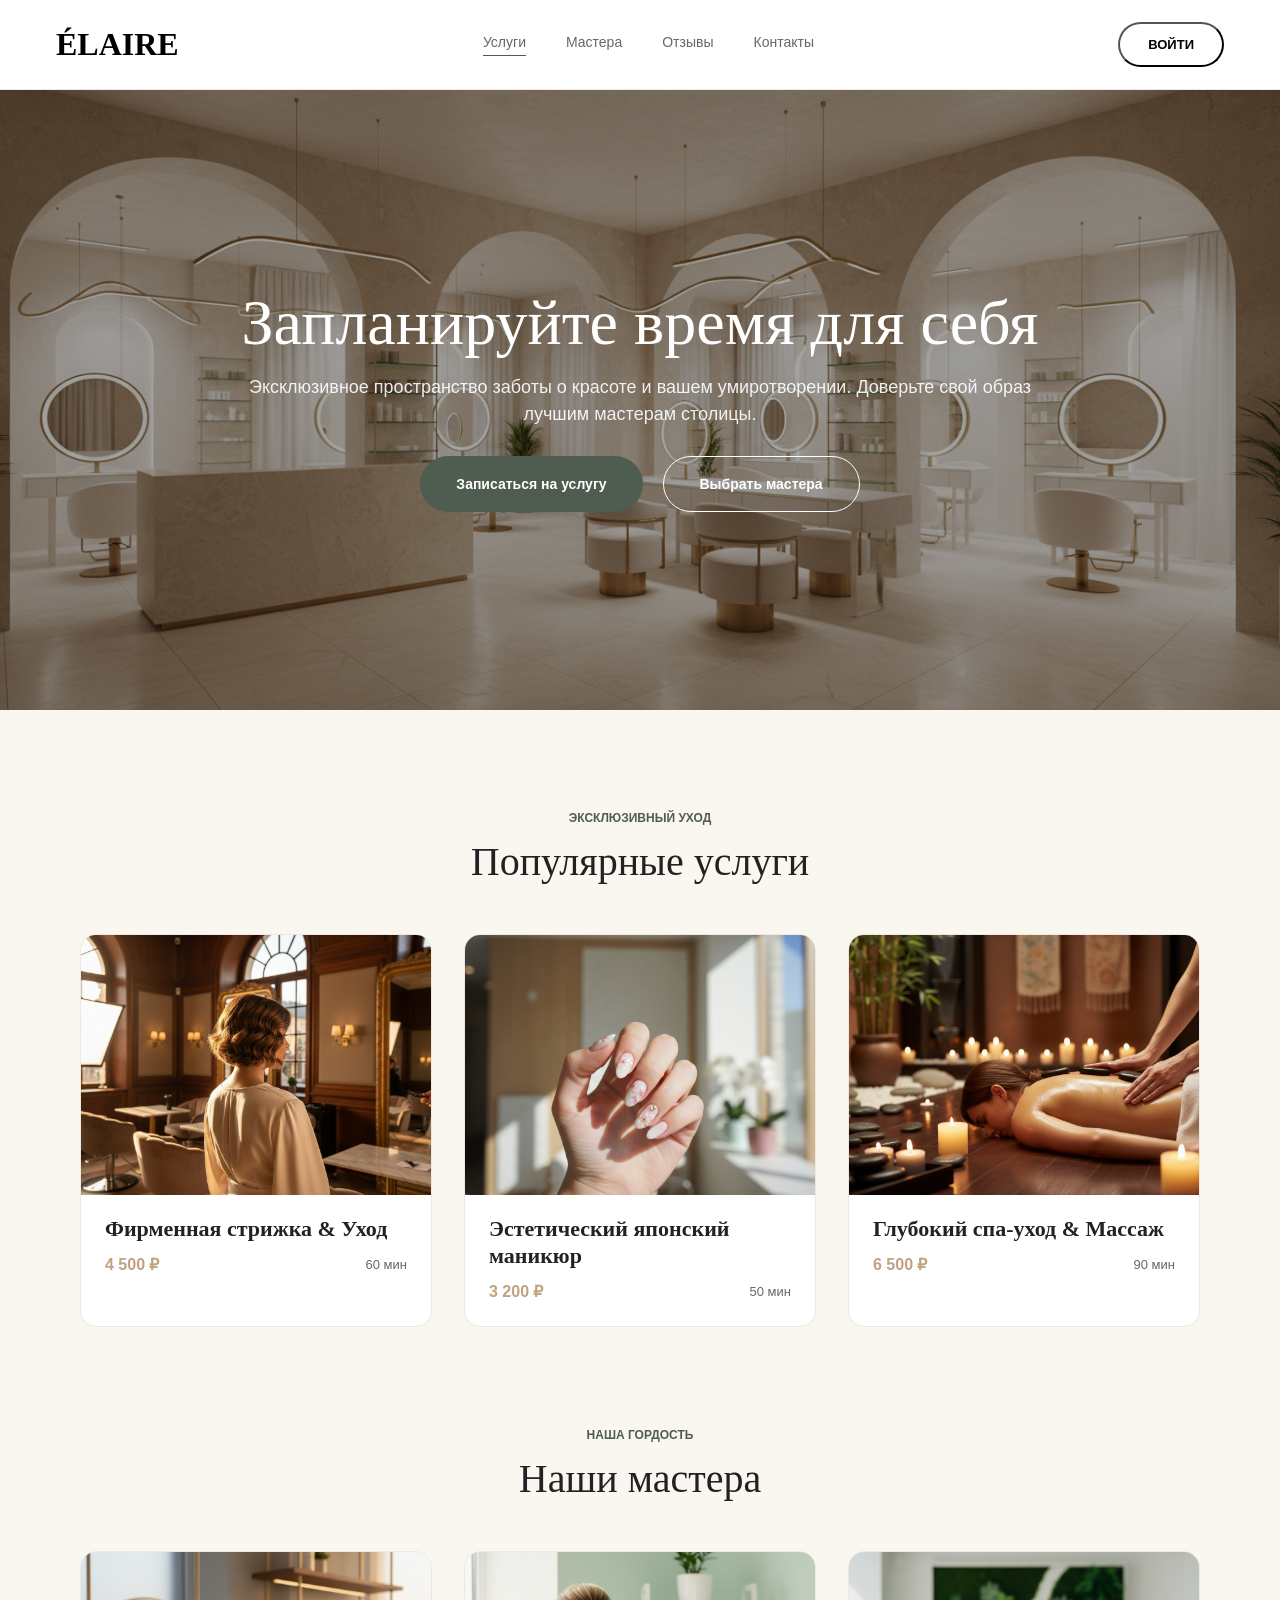
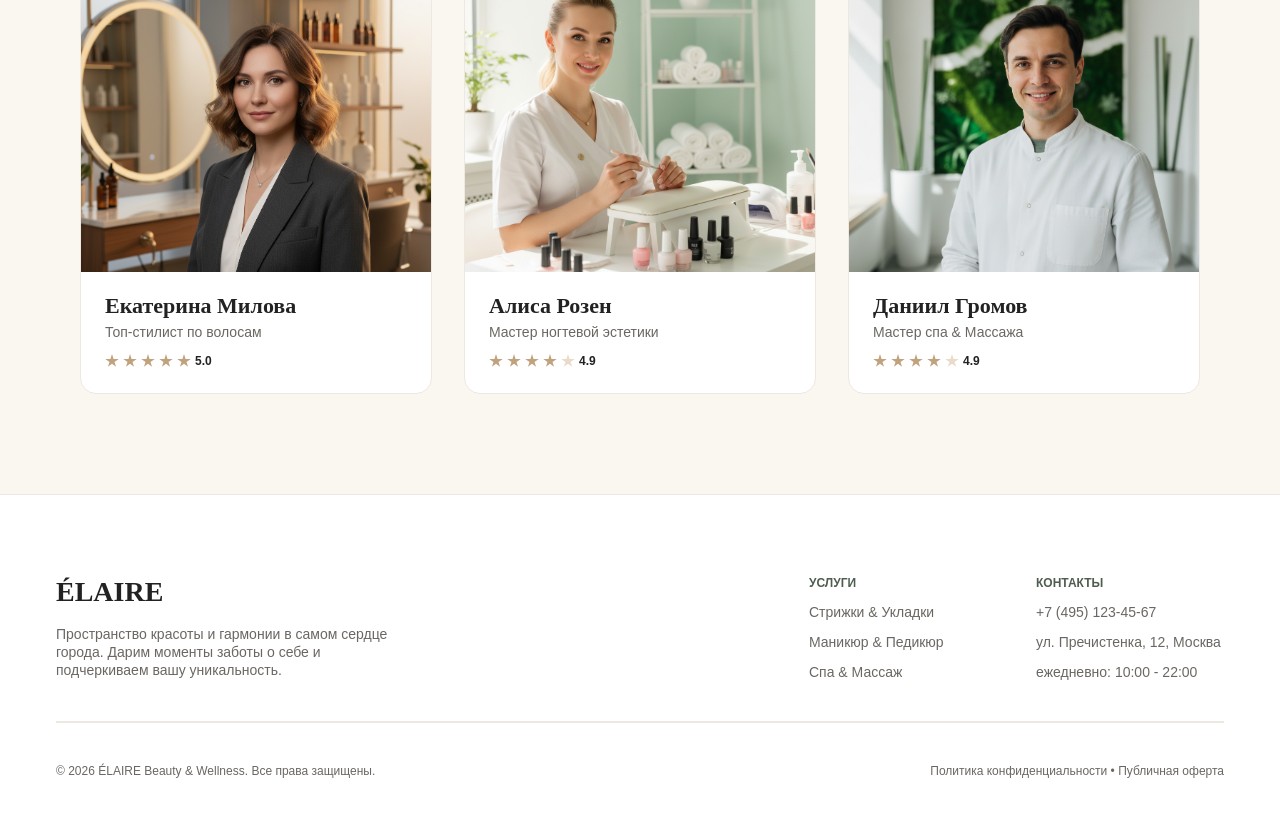
<file: frontend-1-complete/index.html>
<!DOCTYPE html>
<html lang="ru">
  <head>
    <meta charset="UTF-8" />
    <link rel="icon" type="image/svg+xml" href="/favicon.svg" />
    <meta name="viewport" content="width=device-width, initial-scale=1.0" />
    <title>ÉLAIRE — Салон услуг</title>
    <link rel="stylesheet" href="home.css" />
  </head>
  <body>
    <div class="page">
      <!-- header -->
      <header class="header">
        <div class="logo">
          <span class="logo-text">ÉLAIRE</span>
        </div>
        <nav class="nav-links">
          <div class="nav-item active"><a href="#">Услуги</a></div>
          <div class="nav-item"><a href="#">Мастера</a></div>
          <div class="nav-item"><a href="#">Отзывы</a></div>
          <div class="nav-item"><a href="#">Контакты</a></div>
        </nav>
        <button class="login-button"><span>Войти</span></button>
      </header>

      <!-- hero -->
      <section class="hero">
        <div class="hero-text-container">
          <h1 class="hero-title">Запланируйте время для себя</h1>
          <p class="hero-desc">
            Эксклюзивное пространство заботы о красоте и вашем умиротворении.
            Доверьте свой образ лучшим мастерам столицы.
          </p>
        </div>
        <div class="hero-ctas">
          <button
            class="cta-service"
            onclick="window.location.href='services.html'"
          >
            Записаться на услугу
          </button>
          <button class="cta-master">Выбрать мастера</button>
        </div>
      </section>

      <!-- popular services -->
      <section class="popular-services">
        <div class="section-header">
          <span class="section-tag">Эксклюзивный уход</span>
          <h2 class="section-title">Популярные услуги</h2>
        </div>
        <div class="services-grid">
          <article class="service-card">
            <div
              class="service-card-image"
              style="background-image: url('images/service-haircut.png')"
            ></div>
            <div class="service-card-body">
              <h3 class="service-card-title">Фирменная стрижка &amp; Уход</h3>
              <div class="service-card-meta">
                <span class="price">4 500 ₽</span>
                <span class="duration">60 мин</span>
              </div>
            </div>
          </article>
          <article class="service-card">
            <div
              class="service-card-image"
              style="background-image: url('images/service-manicure.png')"
            ></div>
            <div class="service-card-body">
              <h3 class="service-card-title">Эстетический японский маникюр</h3>
              <div class="service-card-meta">
                <span class="price">3 200 ₽</span>
                <span class="duration">50 мин</span>
              </div>
            </div>
          </article>
          <article class="service-card">
            <div
              class="service-card-image"
              style="background-image: url('images/service-spa.png')"
            ></div>
            <div class="service-card-body">
              <h3 class="service-card-title">Глубокий спа-уход &amp; Массаж</h3>
              <div class="service-card-meta">
                <span class="price">6 500 ₽</span>
                <span class="duration">90 мин</span>
              </div>
            </div>
          </article>
        </div>
      </section>

      <!-- our masters -->
      <section class="our-masters">
        <div class="section-header">
          <span class="section-tag">Наша гордость</span>
          <h2 class="section-title">Наши мастера</h2>
        </div>
        <div class="masters-grid">
          <article class="master-card">
            <div
              class="master-card-image"
              style="background-image: url('images/master-ekaterina.png')"
            ></div>
            <div class="master-card-body">
              <div class="master-info">
                <h3 class="master-name">Екатерина Милова</h3>
                <span class="master-role">Топ-стилист по волосам</span>
              </div>
              <div class="stars">
                <span class="star"></span>
                <span class="star"></span>
                <span class="star"></span>
                <span class="star"></span>
                <span class="star"></span>
                <span class="rating">5.0</span>
              </div>
            </div>
          </article>
          <article class="master-card">
            <div
              class="master-card-image"
              style="background-image: url('images/master-alisa.png')"
            ></div>
            <div class="master-card-body">
              <div class="master-info">
                <h3 class="master-name">Алиса Розен</h3>
                <span class="master-role">Мастер ногтевой эстетики</span>
              </div>
              <div class="stars">
                <span class="star"></span>
                <span class="star"></span>
                <span class="star"></span>
                <span class="star"></span>
                <span class="star star-empty"></span>
                <span class="rating">4.9</span>
              </div>
            </div>
          </article>
          <article class="master-card">
            <div
              class="master-card-image"
              style="background-image: url('images/master-daniil.png')"
            ></div>
            <div class="master-card-body">
              <div class="master-info">
                <h3 class="master-name">Даниил Громов</h3>
                <span class="master-role">Мастер спа &amp; Массажа</span>
              </div>
              <div class="stars">
                <span class="star"></span>
                <span class="star"></span>
                <span class="star"></span>
                <span class="star"></span>
                <span class="star star-empty"></span>
                <span class="rating">4.9</span>
              </div>
            </div>
          </article>
        </div>
      </section>

      <!-- footer -->
      <footer class="footer">
        <div class="footer-top">
          <div class="footer-brand">
            <span class="brand-name">ÉLAIRE</span>
            <span class="brand-desc"
              >Пространство красоты и гармонии в самом сердце города. Дарим
              моменты заботы о себе и подчеркиваем вашу уникальность.</span
            >
          </div>
          <div class="footer-links-row">
            <div class="links-col" style="width: 147px">
              <span class="col-title">Услуги</span>
              <a href="#">Стрижки &amp; Укладки</a>
              <a href="#">Маникюр &amp; Педикюр</a>
              <a href="#">Спа &amp; Массаж</a>
            </div>
            <div class="links-col" style="width: 188px">
              <span class="col-title">Контакты</span>
              <a href="#">+7 (495) 123-45-67</a>
              <a href="#">ул. Пречистенка, 12, Москва</a>
              <a href="#">ежедневно: 10:00 - 22:00</a>
            </div>
          </div>
        </div>
        <div class="footer-line"></div>
        <div class="footer-bottom">
          <span class="copy"
            >© 2026 ÉLAIRE Beauty &amp; Wellness. Все права защищены.</span
          >
          <span class="legal"
            >Политика конфиденциальности • Публичная оферта</span
          >
        </div>
      </footer>
    </div>
  </body>
</html>
</file>
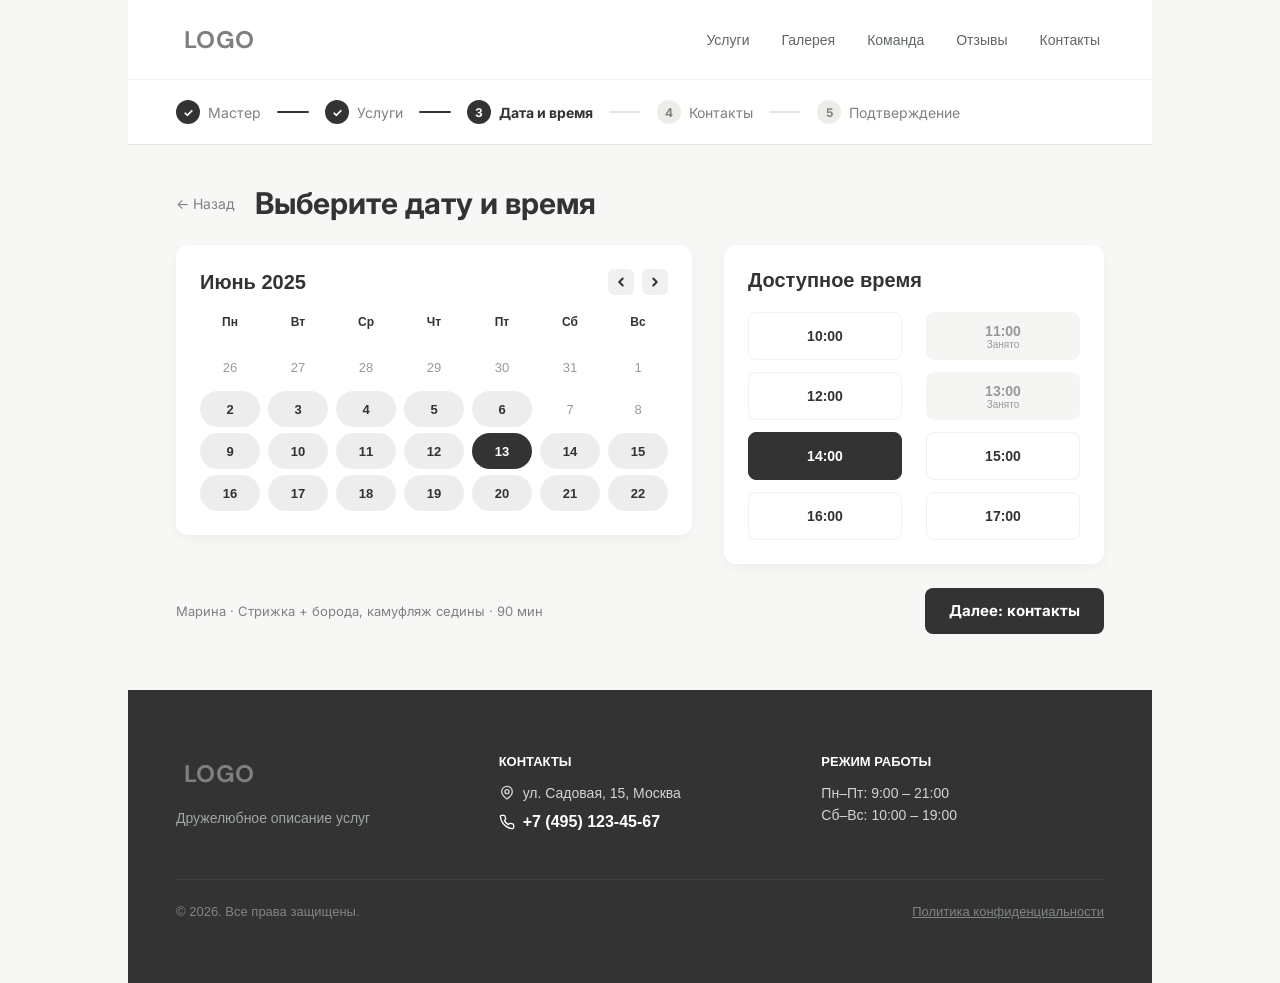
<file: frontend-1-practice/index.html>
<!DOCTYPE html>
<html lang="ru">
<head>
  <meta charset="UTF-8">
  <meta name="viewport" content="width=device-width, initial-scale=1.0">
  <title>Выбор даты и времени — запись в барбершоп</title>
  <link rel="preconnect" href="https://fonts.googleapis.com">
  <link rel="preconnect" href="https://fonts.gstatic.com" crossorigin>
  <link rel="stylesheet" href="https://fonts.googleapis.com/css2?family=DM+Sans:wght@500;700&family=Inter:wght@400;700&display=swap">
  <link rel="stylesheet" href="styles.css">
</head>
<body class="page">

  <header class="site-header">
    <a class="logo" href="#">LOGO</a>
    <nav class="site-nav" aria-label="Основное меню">
      <ul class="site-nav__list">
        <li><a class="site-nav__link" href="#">Услуги</a></li>
        <li><a class="site-nav__link" href="#">Галерея</a></li>
        <li><a class="site-nav__link" href="#">Команда</a></li>
        <li><a class="site-nav__link" href="#">Отзывы</a></li>
        <li><a class="site-nav__link" href="#">Контакты</a></li>
      </ul>
    </nav>
  </header>

  <nav class="booking-steps" aria-label="Шаги записи">
    <ol class="booking-steps__list">
      <li class="booking-steps__item booking-steps__item--done">
        <span class="booking-steps__number">✓</span>
        <span class="booking-steps__label">Мастер</span>
      </li>
      <li class="booking-steps__line booking-steps__line--done" aria-hidden="true"></li>
      <li class="booking-steps__item booking-steps__item--done">
        <span class="booking-steps__number">✓</span>
        <span class="booking-steps__label">Услуги</span>
      </li>
      <li class="booking-steps__line booking-steps__line--done" aria-hidden="true"></li>
      <li class="booking-steps__item booking-steps__item--current" aria-current="step">
        <span class="booking-steps__number">3</span>
        <span class="booking-steps__label">Дата и время</span>
      </li>
      <li class="booking-steps__line" aria-hidden="true"></li>
      <li class="booking-steps__item">
        <span class="booking-steps__number">4</span>
        <span class="booking-steps__label">Контакты</span>
      </li>
      <li class="booking-steps__line" aria-hidden="true"></li>
      <li class="booking-steps__item">
        <span class="booking-steps__number">5</span>
        <span class="booking-steps__label">Подтверждение</span>
      </li>
    </ol>
  </nav>

  <main class="booking">
    <div class="booking__heading">
      <a class="booking__back" href="#">← Назад</a>
      <h1 class="booking__title">Выберите дату и время</h1>
    </div>

    <div class="booking__picker">
      <section class="calendar" aria-labelledby="calendar-title">
        <div class="calendar__header">
          <h2 class="calendar__month" id="calendar-title">Июнь 2025</h2>
          <div class="calendar__controls">
            <button class="calendar__arrow" type="button" aria-label="Предыдущий месяц">
              <svg class="calendar__arrow-icon" viewBox="0 0 14 14" aria-hidden="true"><path d="M8.75 3.5 5.25 7l3.5 3.5"/></svg>
            </button>
            <button class="calendar__arrow" type="button" aria-label="Следующий месяц">
              <svg class="calendar__arrow-icon" viewBox="0 0 14 14" aria-hidden="true"><path d="M5.25 3.5 8.75 7l-3.5 3.5"/></svg>
            </button>
          </div>
        </div>

        <ul class="calendar__weekdays" aria-hidden="true">
          <li class="calendar__weekday">Пн</li>
          <li class="calendar__weekday">Вт</li>
          <li class="calendar__weekday">Ср</li>
          <li class="calendar__weekday">Чт</li>
          <li class="calendar__weekday">Пт</li>
          <li class="calendar__weekday">Сб</li>
          <li class="calendar__weekday">Вс</li>
        </ul>

        <div class="calendar__days">
          <button class="calendar__day calendar__day--disabled" type="button" disabled>26</button>
          <button class="calendar__day calendar__day--disabled" type="button" disabled>27</button>
          <button class="calendar__day calendar__day--disabled" type="button" disabled>28</button>
          <button class="calendar__day calendar__day--disabled" type="button" disabled>29</button>
          <button class="calendar__day calendar__day--disabled" type="button" disabled>30</button>
          <button class="calendar__day calendar__day--disabled" type="button" disabled>31</button>
          <button class="calendar__day calendar__day--disabled" type="button" disabled>1</button>

          <button class="calendar__day" type="button">2</button>
          <button class="calendar__day" type="button">3</button>
          <button class="calendar__day" type="button">4</button>
          <button class="calendar__day" type="button">5</button>
          <button class="calendar__day" type="button">6</button>
          <button class="calendar__day calendar__day--disabled" type="button" disabled>7</button>
          <button class="calendar__day calendar__day--disabled" type="button" disabled>8</button>

          <button class="calendar__day" type="button">9</button>
          <button class="calendar__day" type="button">10</button>
          <button class="calendar__day" type="button">11</button>
          <button class="calendar__day" type="button">12</button>
          <button class="calendar__day calendar__day--selected" type="button" aria-pressed="true">13</button>
          <button class="calendar__day" type="button">14</button>
          <button class="calendar__day" type="button">15</button>

          <button class="calendar__day" type="button">16</button>
          <button class="calendar__day" type="button">17</button>
          <button class="calendar__day" type="button">18</button>
          <button class="calendar__day" type="button">19</button>
          <button class="calendar__day" type="button">20</button>
          <button class="calendar__day" type="button">21</button>
          <button class="calendar__day" type="button">22</button>
        </div>
      </section>

      <section class="time-slots" aria-labelledby="slots-title">
        <h2 class="time-slots__title" id="slots-title">Доступное время</h2>
        <div class="time-slots__grid">
          <button class="time-slot" type="button">
            <span class="time-slot__time">10:00</span>
          </button>
          <button class="time-slot time-slot--busy" type="button" disabled>
            <span class="time-slot__time">11:00</span>
            <span class="time-slot__status">Занято</span>
          </button>
          <button class="time-slot" type="button">
            <span class="time-slot__time">12:00</span>
          </button>
          <button class="time-slot time-slot--busy" type="button" disabled>
            <span class="time-slot__time">13:00</span>
            <span class="time-slot__status">Занято</span>
          </button>
          <button class="time-slot time-slot--selected" type="button" aria-pressed="true">
            <span class="time-slot__time">14:00</span>
          </button>
          <button class="time-slot" type="button">
            <span class="time-slot__time">15:00</span>
          </button>
          <button class="time-slot" type="button">
            <span class="time-slot__time">16:00</span>
          </button>
          <button class="time-slot" type="button">
            <span class="time-slot__time">17:00</span>
          </button>
        </div>
      </section>
    </div>

    <div class="booking__footer">
      <p class="booking__summary">Марина · Стрижка + борода, камуфляж седины · 90 мин</p>
      <a class="button" href="#">Далее: контакты</a>
    </div>
  </main>

  <footer class="site-footer">
    <div class="site-footer__columns">
      <div class="site-footer__column">
        <a class="logo logo--footer" href="#">LOGO</a>
        <p class="site-footer__text">Дружелюбное описание услуг</p>
      </div>

      <div class="site-footer__column">
        <h2 class="site-footer__heading">Контакты</h2>
        <address class="site-footer__contacts">
          <p class="site-footer__contact">
            <svg class="site-footer__icon" viewBox="0 0 16 16" aria-hidden="true"><path d="M13.33 6.67c0 3.33-5.33 7.33-5.33 7.33S2.67 10 2.67 6.67a5.33 5.33 0 1 1 10.66 0Z"/><circle cx="8" cy="6.67" r="2"/></svg>
            ул. Садовая, 15, Москва
          </p>
          <a class="site-footer__contact site-footer__phone" href="tel:+74951234567">
            <svg class="site-footer__icon" viewBox="0 0 16 16" aria-hidden="true"><path d="M14.67 11.28v2a1.33 1.33 0 0 1-1.46 1.33 13.2 13.2 0 0 1-5.74-2.04 13 13 0 0 1-4-4A13.2 13.2 0 0 1 1.43 2.8 1.33 1.33 0 0 1 2.75 1.33h2A1.33 1.33 0 0 1 6.09 2.48c.08.64.24 1.27.46 1.87a1.33 1.33 0 0 1-.3 1.4l-.85.85a10.67 10.67 0 0 0 4 4l.85-.85a1.33 1.33 0 0 1 1.4-.3c.6.22 1.23.38 1.87.46a1.33 1.33 0 0 1 1.15 1.37Z"/></svg>
            +7 (495) 123-45-67
          </a>
        </address>
      </div>

      <div class="site-footer__column">
        <h2 class="site-footer__heading">Режим работы</h2>
        <ul class="site-footer__hours">
          <li class="site-footer__text-light">Пн–Пт: 9:00 – 21:00</li>
          <li class="site-footer__text-light">Сб–Вс: 10:00 – 19:00</li>
        </ul>
      </div>
    </div>

    <div class="site-footer__bottom">
      <p class="site-footer__copyright">© 2026. Все права защищены.</p>
      <a class="site-footer__policy" href="#">Политика конфиденциальности</a>
    </div>
  </footer>

</body>
</html>
</file>
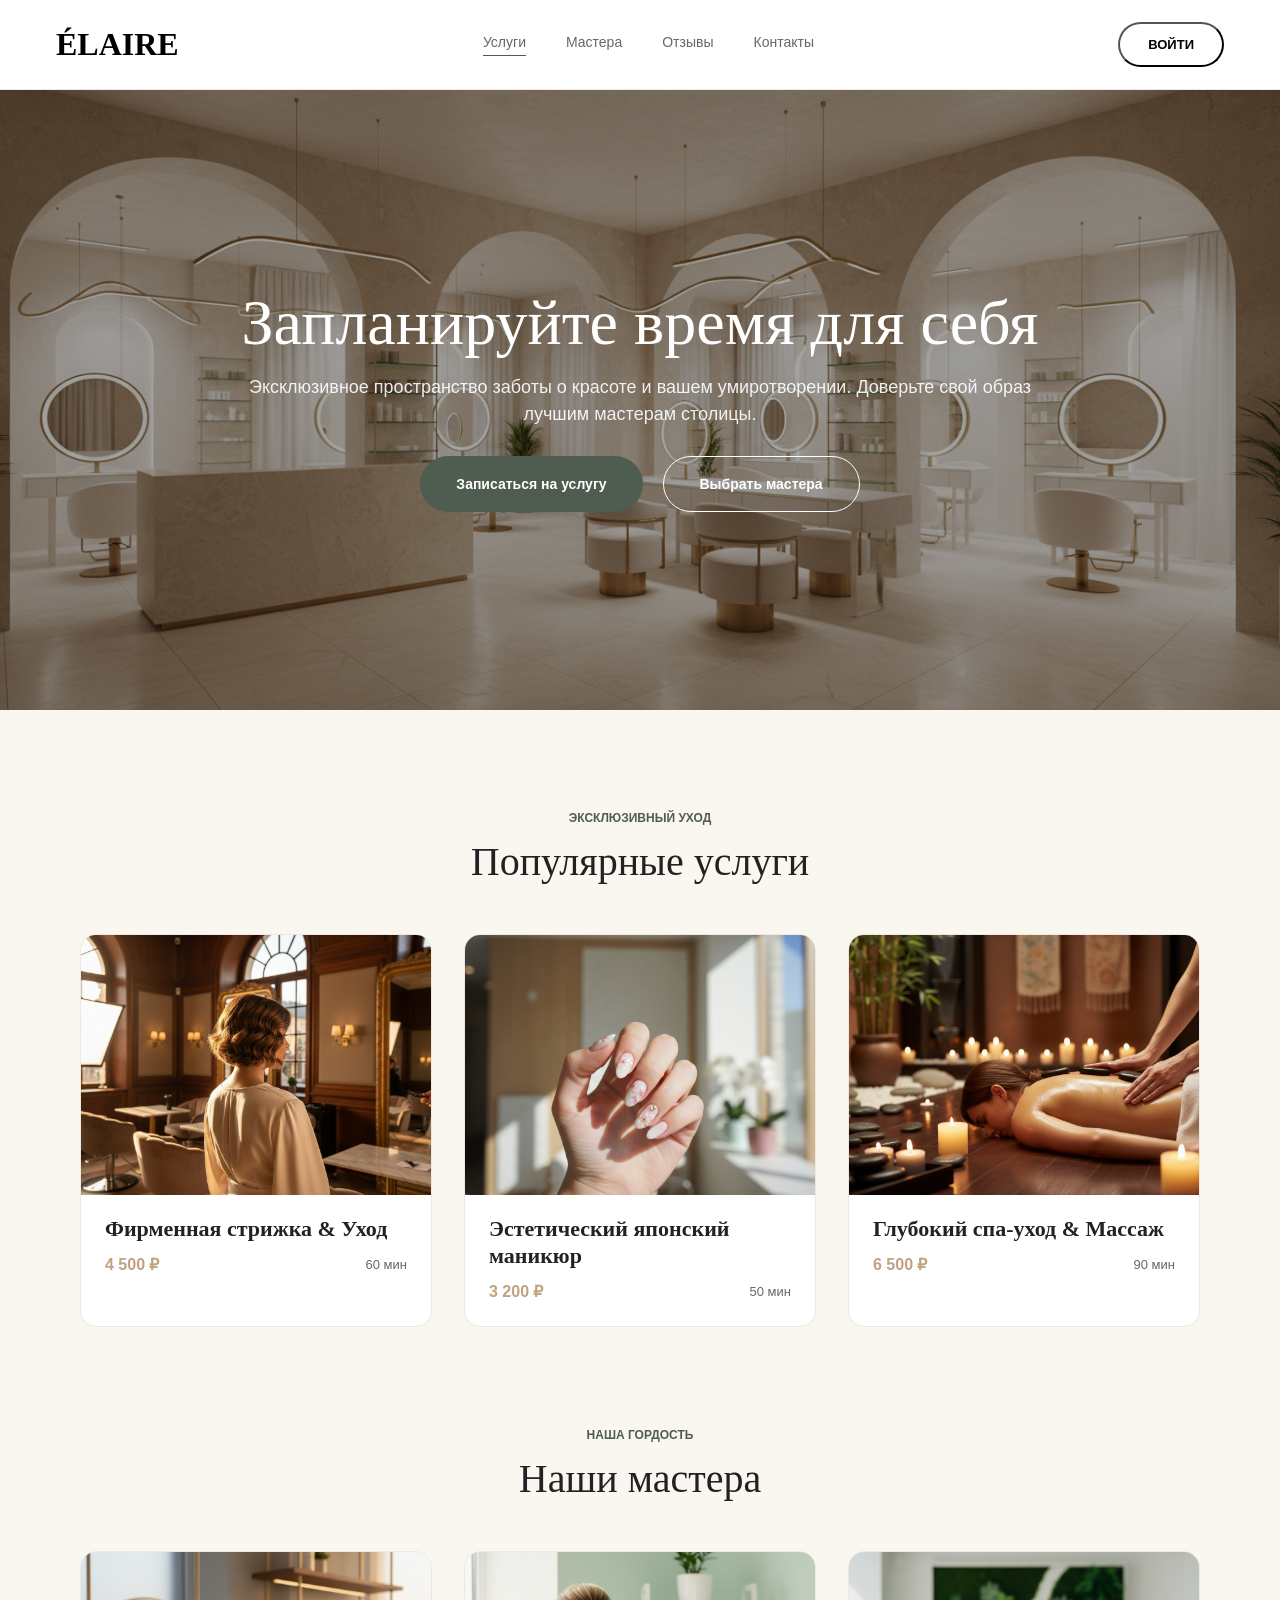
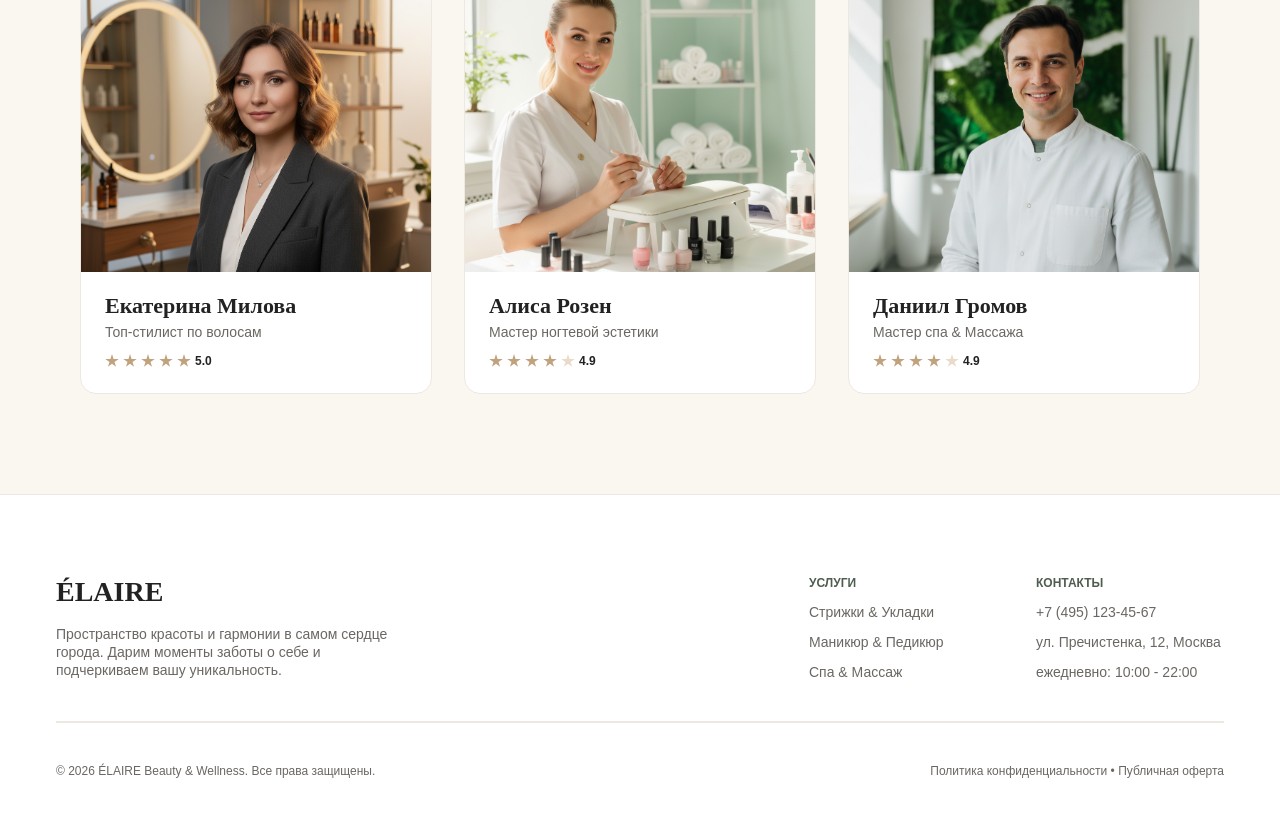
<file: frontend-2-complete/index.html>
<!DOCTYPE html>
<html lang="ru">
  <head>
    <meta charset="UTF-8" />
    <link rel="icon" type="image/svg+xml" href="/favicon.svg" />
    <meta name="viewport" content="width=device-width, initial-scale=1.0" />
    <title>ÉLAIRE — Салон услуг</title>
    <link rel="stylesheet" href="home.css" />
  </head>
  <body>
    <div class="page">
      <!-- header -->
      <header class="header">
        <div class="logo">
          <span class="logo-text">ÉLAIRE</span>
        </div>
        <nav class="nav-links">
          <div class="nav-item active"><a href="#">Услуги</a></div>
          <div class="nav-item"><a href="#">Мастера</a></div>
          <div class="nav-item"><a href="#">Отзывы</a></div>
          <div class="nav-item"><a href="#">Контакты</a></div>
        </nav>
        <button class="login-button"><span>Войти</span></button>
      </header>

      <!-- hero -->
      <section class="hero">
        <div class="hero-text-container">
          <h1 class="hero-title">Запланируйте время для себя</h1>
          <p class="hero-desc">
            Эксклюзивное пространство заботы о красоте и вашем умиротворении.
            Доверьте свой образ лучшим мастерам столицы.
          </p>
        </div>
        <div class="hero-ctas">
          <button class="cta-service">Записаться на услугу</button>
          <button class="cta-master">Выбрать мастера</button>
        </div>
      </section>

      <!-- popular services -->
      <section class="popular-services">
        <div class="section-header">
          <span class="section-tag">Эксклюзивный уход</span>
          <h2 class="section-title">Популярные услуги</h2>
        </div>
        <div class="services-grid">
          <article class="service-card">
            <div
              class="service-card-image"
              style="background-image: url('images/service-haircut.png')"
            ></div>
            <div class="service-card-body">
              <h3 class="service-card-title">Фирменная стрижка &amp; Уход</h3>
              <div class="service-card-meta">
                <span class="price">4 500 ₽</span>
                <span class="duration">60 мин</span>
              </div>
            </div>
          </article>
          <article class="service-card">
            <div
              class="service-card-image"
              style="background-image: url('images/service-manicure.png')"
            ></div>
            <div class="service-card-body">
              <h3 class="service-card-title">Эстетический японский маникюр</h3>
              <div class="service-card-meta">
                <span class="price">3 200 ₽</span>
                <span class="duration">50 мин</span>
              </div>
            </div>
          </article>
          <article class="service-card">
            <div
              class="service-card-image"
              style="background-image: url('images/service-spa.png')"
            ></div>
            <div class="service-card-body">
              <h3 class="service-card-title">Глубокий спа-уход &amp; Массаж</h3>
              <div class="service-card-meta">
                <span class="price">6 500 ₽</span>
                <span class="duration">90 мин</span>
              </div>
            </div>
          </article>
        </div>
      </section>

      <!-- our masters -->
      <section class="our-masters">
        <div class="section-header">
          <span class="section-tag">Наша гордость</span>
          <h2 class="section-title">Наши мастера</h2>
        </div>
        <div class="masters-grid">
          <article class="master-card">
            <div
              class="master-card-image"
              style="background-image: url('images/master-ekaterina.png')"
            ></div>
            <div class="master-card-body">
              <div class="master-info">
                <h3 class="master-name">Екатерина Милова</h3>
                <span class="master-role">Топ-стилист по волосам</span>
              </div>
              <div class="stars">
                <span class="star"></span>
                <span class="star"></span>
                <span class="star"></span>
                <span class="star"></span>
                <span class="star"></span>
                <span class="rating">5.0</span>
              </div>
            </div>
          </article>
          <article class="master-card">
            <div
              class="master-card-image"
              style="background-image: url('images/master-alisa.png')"
            ></div>
            <div class="master-card-body">
              <div class="master-info">
                <h3 class="master-name">Алиса Розен</h3>
                <span class="master-role">Мастер ногтевой эстетики</span>
              </div>
              <div class="stars">
                <span class="star"></span>
                <span class="star"></span>
                <span class="star"></span>
                <span class="star"></span>
                <span class="star star-empty"></span>
                <span class="rating">4.9</span>
              </div>
            </div>
          </article>
          <article class="master-card">
            <div
              class="master-card-image"
              style="background-image: url('images/master-daniil.png')"
            ></div>
            <div class="master-card-body">
              <div class="master-info">
                <h3 class="master-name">Даниил Громов</h3>
                <span class="master-role">Мастер спа &amp; Массажа</span>
              </div>
              <div class="stars">
                <span class="star"></span>
                <span class="star"></span>
                <span class="star"></span>
                <span class="star"></span>
                <span class="star star-empty"></span>
                <span class="rating">4.9</span>
              </div>
            </div>
          </article>
        </div>
      </section>

      <!-- footer -->
      <footer class="footer">
        <div class="footer-top">
          <div class="footer-brand">
            <span class="brand-name">ÉLAIRE</span>
            <span class="brand-desc"
              >Пространство красоты и гармонии в самом сердце города. Дарим
              моменты заботы о себе и подчеркиваем вашу уникальность.</span
            >
          </div>
          <div class="footer-links-row">
            <div class="links-col" style="width: 147px">
              <span class="col-title">Услуги</span>
              <a href="#">Стрижки &amp; Укладки</a>
              <a href="#">Маникюр &amp; Педикюр</a>
              <a href="#">Спа &amp; Массаж</a>
            </div>
            <div class="links-col" style="width: 188px">
              <span class="col-title">Контакты</span>
              <a href="#">+7 (495) 123-45-67</a>
              <a href="#">ул. Пречистенка, 12, Москва</a>
              <a href="#">ежедневно: 10:00 - 22:00</a>
            </div>
          </div>
        </div>
        <div class="footer-line"></div>
        <div class="footer-bottom">
          <span class="copy"
            >© 2026 ÉLAIRE Beauty &amp; Wellness. Все права защищены.</span
          >
          <span class="legal"
            >Политика конфиденциальности • Публичная оферта</span
          >
        </div>
      </footer>
    </div>
    <script src="./home.js"></script>
  </body>
</html>
</file>
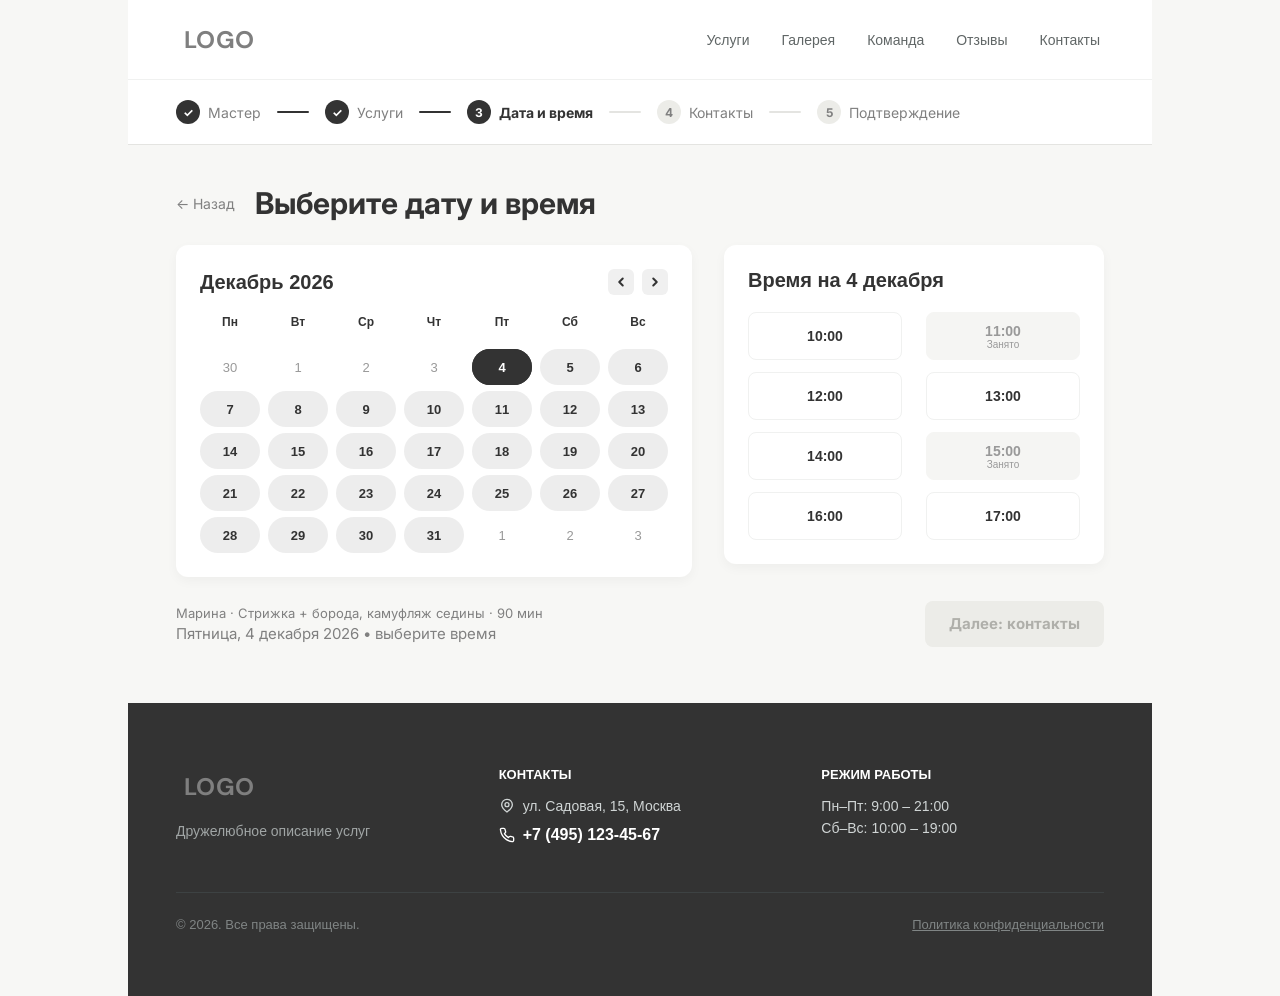
<file: frontend-2-practice/index.html>
<!DOCTYPE html>
<html lang="ru">
<head>
  <meta charset="UTF-8">
  <meta name="viewport" content="width=device-width, initial-scale=1.0">
  <title>Выбор даты и времени — запись в барбершоп</title>
  <link rel="preconnect" href="https://fonts.googleapis.com">
  <link rel="preconnect" href="https://fonts.gstatic.com" crossorigin>
  <link rel="stylesheet" href="https://fonts.googleapis.com/css2?family=DM+Sans:wght@500;700&family=Inter:wght@400;700&display=swap">
  <link rel="stylesheet" href="styles.css">
</head>
<body class="page">

  <header class="site-header">
    <a class="logo" href="#">LOGO</a>
    <nav class="site-nav" aria-label="Основное меню">
      <ul class="site-nav__list">
        <li><a class="site-nav__link" href="#">Услуги</a></li>
        <li><a class="site-nav__link" href="#">Галерея</a></li>
        <li><a class="site-nav__link" href="#">Команда</a></li>
        <li><a class="site-nav__link" href="#">Отзывы</a></li>
        <li><a class="site-nav__link" href="#">Контакты</a></li>
      </ul>
    </nav>
  </header>

  <nav class="booking-steps" aria-label="Шаги записи">
    <ol class="booking-steps__list">
      <li class="booking-steps__item booking-steps__item--done">
        <span class="booking-steps__number">✓</span>
        <span class="booking-steps__label">Мастер</span>
      </li>
      <li class="booking-steps__line booking-steps__line--done" aria-hidden="true"></li>
      <li class="booking-steps__item booking-steps__item--done">
        <span class="booking-steps__number">✓</span>
        <span class="booking-steps__label">Услуги</span>
      </li>
      <li class="booking-steps__line booking-steps__line--done" aria-hidden="true"></li>
      <li class="booking-steps__item booking-steps__item--current" aria-current="step">
        <span class="booking-steps__number">3</span>
        <span class="booking-steps__label">Дата и время</span>
      </li>
      <li class="booking-steps__line" aria-hidden="true"></li>
      <li class="booking-steps__item">
        <span class="booking-steps__number">4</span>
        <span class="booking-steps__label">Контакты</span>
      </li>
      <li class="booking-steps__line" aria-hidden="true"></li>
      <li class="booking-steps__item">
        <span class="booking-steps__number">5</span>
        <span class="booking-steps__label">Подтверждение</span>
      </li>
    </ol>
  </nav>

  <main class="booking">
    <div class="booking__heading">
      <a class="booking__back" href="#">← Назад</a>
      <h1 class="booking__title">Выберите дату и время</h1>
    </div>

    <div class="booking__picker">
      <section class="calendar" aria-labelledby="calendar-title">
        <div class="calendar__header">
          <h2 class="calendar__month" id="calendar-title"></h2>
          <div class="calendar__controls">
            <button class="calendar__arrow calendar__arrow--prev" type="button" aria-label="Предыдущий месяц">
              <svg class="calendar__arrow-icon" viewBox="0 0 14 14" aria-hidden="true"><path d="M8.75 3.5 5.25 7l3.5 3.5"/></svg>
            </button>
            <button class="calendar__arrow calendar__arrow--next" type="button" aria-label="Следующий месяц">
              <svg class="calendar__arrow-icon" viewBox="0 0 14 14" aria-hidden="true"><path d="M5.25 3.5 8.75 7l-3.5 3.5"/></svg>
            </button>
          </div>
        </div>

        <ul class="calendar__weekdays" aria-hidden="true">
          <li class="calendar__weekday">Пн</li>
          <li class="calendar__weekday">Вт</li>
          <li class="calendar__weekday">Ср</li>
          <li class="calendar__weekday">Чт</li>
          <li class="calendar__weekday">Пт</li>
          <li class="calendar__weekday">Сб</li>
          <li class="calendar__weekday">Вс</li>
        </ul>

        <!-- Дни рисует script.js -->
        <div class="calendar__days"></div>
      </section>

      <section class="time-slots" aria-labelledby="slots-title">
        <h2 class="time-slots__title" id="slots-title">Доступное время</h2>
        <!-- Слоты рисует script.js -->
        <div class="time-slots__grid"></div>
      </section>
    </div>

    <div class="booking__footer">
      <div class="booking__summary">
        <p class="booking__services">Марина · Стрижка + борода, камуфляж седины · 90 мин</p>
        <p class="booking__datetime"></p>
      </div>
      <button class="button booking__next" type="button" disabled>Далее: контакты</button>
    </div>
  </main>

  <footer class="site-footer">
    <div class="site-footer__columns">
      <div class="site-footer__column">
        <a class="logo logo--footer" href="#">LOGO</a>
        <p class="site-footer__text">Дружелюбное описание услуг</p>
      </div>

      <div class="site-footer__column">
        <h2 class="site-footer__heading">Контакты</h2>
        <address class="site-footer__contacts">
          <p class="site-footer__contact">
            <svg class="site-footer__icon" viewBox="0 0 16 16" aria-hidden="true"><path d="M13.33 6.67c0 3.33-5.33 7.33-5.33 7.33S2.67 10 2.67 6.67a5.33 5.33 0 1 1 10.66 0Z"/><circle cx="8" cy="6.67" r="2"/></svg>
            ул. Садовая, 15, Москва
          </p>
          <a class="site-footer__contact site-footer__phone" href="tel:+74951234567">
            <svg class="site-footer__icon" viewBox="0 0 16 16" aria-hidden="true"><path d="M14.67 11.28v2a1.33 1.33 0 0 1-1.46 1.33 13.2 13.2 0 0 1-5.74-2.04 13 13 0 0 1-4-4A13.2 13.2 0 0 1 1.43 2.8 1.33 1.33 0 0 1 2.75 1.33h2A1.33 1.33 0 0 1 6.09 2.48c.08.64.24 1.27.46 1.87a1.33 1.33 0 0 1-.3 1.4l-.85.85a10.67 10.67 0 0 0 4 4l.85-.85a1.33 1.33 0 0 1 1.4-.3c.6.22 1.23.38 1.87.46a1.33 1.33 0 0 1 1.15 1.37Z"/></svg>
            +7 (495) 123-45-67
          </a>
        </address>
      </div>

      <div class="site-footer__column">
        <h2 class="site-footer__heading">Режим работы</h2>
        <ul class="site-footer__hours">
          <li class="site-footer__text-light">Пн–Пт: 9:00 – 21:00</li>
          <li class="site-footer__text-light">Сб–Вс: 10:00 – 19:00</li>
        </ul>
      </div>
    </div>

    <div class="site-footer__bottom">
      <p class="site-footer__copyright">© 2026. Все права защищены.</p>
      <a class="site-footer__policy" href="#">Политика конфиденциальности</a>
    </div>
  </footer>

  <script src="script.js"></script>
</body>
</html>
</file>
<file: frontend-1-complete/home.css>
/* ===== reset & base ===== */
* {
  margin: 0;
  padding: 0;
  box-sizing: border-box;
}

body {
  min-height: 100vh;
  font-family: "DM Sans", sans-serif;
}

.page {
  display: flex;
  flex-direction: column;
  min-height: 100vh;
  background: #faf6f0;
}

/* ===== header ===== */
.header {
  display: flex;
  flex-direction: row;
  justify-content: space-between;
  align-items: center;
  padding: 0px 56px;
  height: 90px;
  background: #ffffff;
  border-bottom: 1px solid #ede8e1;
}

.logo-text {
  font-family: "Cormorant Garamond", serif;
  font-weight: 600;
  font-size: 32px;
  line-height: 39px;
  cursor: pointer;
}

.nav-links {
  display: flex;
  flex-direction: row;
  gap: 40px;
}

.nav-item {
  padding-bottom: 4px;
  border-bottom: 1.5px solid transparent;
}

.nav-item.active {
  border-bottom-color: #4f5d50;
}

.nav-item a {
  font-size: 14px;
  line-height: 18px;
  color: #6b6661;
  text-decoration: none;
}

.login-button {
  padding: 12px 28px;
  border-radius: 100px;
  background: transparent;
  cursor: pointer;
  font-weight: 600;
  font-size: 13px;
  line-height: 17px;
  text-transform: uppercase;
}

/* ===== hero ===== */
.hero {
  display: flex;
  flex-direction: column;
  justify-content: center;
  align-items: center;
  padding: 0px 80px;
  gap: 28px;
  height: 620px;
  background: linear-gradient(0deg, rgba(0, 0, 0, 0.35), rgba(0, 0, 0, 0.35)),
    url("./images/hero-salon.png") center / cover no-repeat;
}

.hero-text-container {
  display: flex;
  flex-direction: column;
  align-items: center;
  gap: 16px;
  max-width: 800px;
}

.hero-title {
  font-family: "Cormorant Garamond", serif;
  font-weight: 400;
  font-size: 64px;
  line-height: 1.1;
  text-align: center;
  color: #ffffff;
}

.hero-desc {
  font-size: 18px;
  line-height: 1.5;
  text-align: center;
  color: #ffffff;
  opacity: 0.9;
}

.hero-ctas {
  display: flex;
  flex-direction: row;
  gap: 20px;
}

.cta-service {
  padding: 18px 36px;
  background: #4f5d50;
  border-radius: 100px;
  border: none;
  cursor: pointer;
  font-weight: 600;
  font-size: 14px;
  line-height: 18px;
  color: #ffffff;
}

.cta-service:hover {
  background: #3d4a3e;
}

.cta-master {
  padding: 18px 36px;
  background: transparent;
  border: 1px solid #ffffff;
  border-radius: 100px;
  cursor: pointer;
  font-weight: 600;
  font-size: 14px;
  line-height: 18px;
  color: #ffffff;
}

.cta-master:hover {
  background: rgba(255, 255, 255, 0.1);
}

/* ===== section header ===== */
.section-header {
  display: flex;
  flex-direction: column;
  align-items: center;
  gap: 12px;
  width: 100%;
}

.section-tag {
  font-weight: 700;
  font-size: 12px;
  line-height: 16px;
  text-transform: uppercase;
  color: #4f5d50;
}

.section-title {
  font-family: "Cormorant Garamond", serif;
  font-weight: 500;
  font-size: 40px;
  line-height: 48px;
  color: #222222;
}

/* ===== popular services ===== */
.popular-services {
  display: flex;
  flex-direction: column;
  align-items: flex-start;
  padding: 100px 80px 80px;
  gap: 48px;
  background: #faf6f0;
}

.services-grid {
  display: flex;
  flex-direction: row;
  gap: 32px;
  width: 100%;
}

.service-card {
  display: flex;
  flex-direction: column;
  align-items: flex-start;
  gap: 20px;
  flex: 1;
  padding-bottom: 24px;
  background: #ffffff;
  border: 1px solid #ede8e1;
  border-radius: 16px;
  overflow: hidden;
}

.service-card-image {
  width: 100%;
  height: 260px;
  background-size: cover;
  background-position: center;
  background-repeat: no-repeat;
}

.service-card-image--haircut {
  background-image: url("../images/service-haircut.png");
}

.service-card-image--manicure {
  background-image: url("../images/service-manicure.png");
}

.service-card-image--spa {
  background-image: url("../images/service-spa.png");
}

.service-card-body {
  display: flex;
  flex-direction: column;
  gap: 12px;
  padding: 0 24px;
  width: 100%;
}

.service-card-title {
  font-family: "Cormorant Garamond", serif;
  font-weight: 600;
  font-size: 22px;
  line-height: 27px;
  color: #222222;
}

.service-card-meta {
  display: flex;
  flex-direction: row;
  justify-content: space-between;
  align-items: center;
}

.service-card-meta .price {
  font-weight: 600;
  font-size: 16px;
  line-height: 21px;
  color: #c1a27e;
}

.service-card-meta .duration {
  font-size: 13px;
  line-height: 17px;
  color: #6b6661;
}

/* ===== our masters ===== */
.our-masters {
  display: flex;
  flex-direction: column;
  align-items: flex-start;
  padding: 20px 80px 100px;
  gap: 48px;
  background: #faf6f0;
}

.masters-grid {
  display: flex;
  flex-direction: row;
  gap: 32px;
  width: 100%;
}

.master-card {
  display: flex;
  flex-direction: column;
  align-items: flex-start;
  gap: 20px;
  flex: 1;
  padding-bottom: 24px;
  background: #ffffff;
  border: 1px solid #ede8e1;
  border-radius: 16px;
  overflow: hidden;
}

.master-card-image {
  width: 100%;
  height: 320px;
  background-size: cover;
  background-position: center;
  background-repeat: no-repeat;
}

.master-card-image--ekaterina {
  background-image: url("../images/master-ekaterina.png");
}

.master-card-image--alisa {
  background-image: url("../images/master-alisa.png");
}

.master-card-image--daniil {
  background-image: url("../images/master-daniil.png");
}

.master-card-body {
  display: flex;
  flex-direction: column;
  gap: 12px;
  padding: 0 24px;
  width: 100%;
}

.master-info {
  display: flex;
  flex-direction: column;
  gap: 4px;
}

.master-name {
  font-family: "Cormorant Garamond", serif;
  font-weight: 600;
  font-size: 22px;
  line-height: 27px;
  color: #222222;
}

.master-role {
  font-size: 14px;
  line-height: 18px;
  color: #6b6661;
}

.stars {
  display: flex;
  flex-direction: row;
  align-items: center;
  gap: 4px;
}

.star {
  width: 14px;
  height: 14px;
  background: #c1a27e;
  clip-path: polygon(
    50% 0%,
    61% 35%,
    98% 35%,
    68% 57%,
    79% 91%,
    50% 70%,
    21% 91%,
    32% 57%,
    2% 35%,
    39% 35%
  );
}

.star-empty {
  background: #eadbc8;
}

.rating {
  font-weight: 600;
  font-size: 12px;
  line-height: 16px;
  color: #222222;
}

/* ===== footer ===== */
.footer {
  background: #ffffff;
  display: flex;
  flex-direction: column;
  padding: 80px 56px 48px;
  border-top: 1px solid #ede8e1;
  margin-top: auto;
}

.footer-top {
  display: flex;
  flex-direction: row;
  justify-content: space-between;
  gap: 20px;
}

.footer-brand {
  display: flex;
  flex-direction: column;
  gap: 16px;
}

.footer-brand .brand-name {
  font-family: "Cormorant Garamond", serif;
  font-style: normal;
  font-weight: 600;
  font-size: 28px;
  line-height: 34px;
  color: #222222;
}

.footer-brand .brand-desc {
  max-width: 360px;
  font-size: 14px;
  line-height: 18px;
  color: #6b6661;
}

.footer-links-row {
  display: flex;
  flex-direction: row;
  gap: 80px;
}

.links-col {
  display: flex;
  flex-direction: column;
  gap: 12px;
}

.links-col .col-title {
  font-weight: 600;
  font-size: 12px;
  line-height: 16px;
  text-transform: uppercase;
  color: #4f5d50;
}

.links-col a {
  font-size: 14px;
  line-height: 18px;
  color: #6b6661;
  text-decoration: none;
}

.footer-line {
  border: 1px solid #ede8e1;
  margin-top: 40px;
  margin-bottom: 40px;
}

.footer-bottom {
  display: flex;
  flex-direction: row;
  justify-content: space-between;
  align-items: center;
  flex-grow: 0;
}

.footer-bottom .copy {
  font-size: 12px;
  line-height: 16px;
  color: #6b6661;
}

.footer-bottom .legal {
  font-size: 12px;
  line-height: 16px;
  color: #6b6661;
  margin-left: 20px;
}
</file>
<file: frontend-1-practice/styles.css>
/* ===== Переменные из макета ===== */
:root {
  --color-text: #333333;
  --color-muted: #808080;
  --color-light: #999999;
  --color-nav: #606666;
  --color-page: #f7f7f5;
  --color-white: #ffffff;
  --color-day: #ededed;
  --color-day-hover: #dcdcda;
  --color-busy: #f5f5f3;
  --color-border: #f0f1f0;
  --color-line: #e4e4e1;
  --color-step: #ecece8;
  --color-arrow: #f0f0f0;
  --color-dark-hover: #1a1a1a;

  --color-footer: #333333;
  --color-footer-text: #a0a5a5;
  --color-footer-light: #d0d5d5;
  --color-footer-muted: #808585;
  --color-footer-line: #3d4243;

  --font-main: "Inter", Arial, sans-serif;
  --font-ui: Arial, "Helvetica Neue", sans-serif;
  --font-logo: "DM Sans", Arial, sans-serif;

  --shadow-card: 0 4px 12px rgba(0, 0, 0, 0.04);
  --shadow-hover: 0 4px 12px rgba(0, 0, 0, 0.12);
}

/* ===== Базовые стили ===== */
*,
*::before,
*::after {
  box-sizing: border-box;
}

body,
h1,
h2,
p,
ul,
ol {
  margin: 0;
  padding: 0;
}

ul,
ol {
  list-style: none;
}

a {
  color: inherit;
  text-decoration: none;
}

button {
  font: inherit;
  border: none;
  background: none;
  padding: 0;
}

.page {
  max-width: 1024px;
  margin: 0 auto;
  background-color: var(--color-page);
  color: var(--color-text);
  font-family: var(--font-main);
}

/* ===== Шапка ===== */
.site-header {
  display: flex;
  justify-content: space-between;
  align-items: center;
  padding: 20px 48px;
  background-color: var(--color-white);
  border-bottom: 1px solid var(--color-border);
}

.logo {
  display: inline-block;
  padding: 4px 8px;
  font-family: var(--font-logo);
  font-size: 24px;
  font-weight: 700;
  line-height: 31px;
  letter-spacing: 0.3px;
  color: #7f7f7f;
  cursor: pointer;
  transition: color 0.2s;
}

.logo:hover {
  color: var(--color-text);
}

.site-nav__list {
  display: flex;
  gap: 24px;
}

.site-nav__link {
  display: block;
  padding: 8px 4px;
  font-family: var(--font-ui);
  font-size: 14px;
  color: var(--color-nav);
  cursor: pointer;
  transition: color 0.2s;
}

.site-nav__link:hover {
  color: var(--color-text);
}

/* ===== Шаги записи ===== */
.booking-steps {
  padding: 20px 48px;
  background-color: var(--color-white);
  border-bottom: 1px solid var(--color-line);
}

.booking-steps__list {
  display: flex;
  align-items: center;
  gap: 16px;
}

.booking-steps__item {
  display: flex;
  align-items: center;
  gap: 8px;
  font-size: 14px;
  line-height: 17px;
  color: var(--color-muted);
}

.booking-steps__number {
  display: flex;
  justify-content: center;
  align-items: center;
  width: 24px;
  height: 24px;
  border-radius: 50%;
  background-color: var(--color-step);
  font-size: 12px;
  font-weight: 700;
  color: var(--color-muted);
}

.booking-steps__item--done .booking-steps__number,
.booking-steps__item--current .booking-steps__number {
  background-color: var(--color-text);
  color: var(--color-white);
}

.booking-steps__item--current .booking-steps__label {
  font-weight: 700;
  color: var(--color-text);
}

.booking-steps__line {
  width: 32px;
  height: 2px;
  border-radius: 1px;
  background-color: var(--color-line);
}

.booking-steps__line--done {
  background-color: var(--color-text);
}

/* ===== Основная часть ===== */
.booking {
  display: flex;
  flex-direction: column;
  gap: 24px;
  padding: 40px 48px 56px;
}

.booking__heading {
  display: flex;
  align-items: center;
  gap: 20px;
}

.booking__back {
  font-size: 14px;
  color: var(--color-muted);
  cursor: pointer;
  transition: color 0.2s;
}

.booking__back:hover {
  color: var(--color-text);
}

.booking__title {
  font-size: 30px;
  font-weight: 700;
  line-height: 36px;
}

.booking__picker {
  display: flex;
  align-items: flex-start;
  gap: 32px;
}

/* ===== Календарь ===== */
.calendar {
  display: flex;
  flex-direction: column;
  gap: 20px;
  width: 516px;
  padding: 24px;
  background-color: var(--color-white);
  border-radius: 12px;
  box-shadow: var(--shadow-card);
  font-family: var(--font-ui);
}

.calendar__header {
  display: flex;
  justify-content: space-between;
  align-items: center;
}

.calendar__month {
  font-size: 20px;
  font-weight: 700;
  line-height: 23px;
}

.calendar__controls {
  display: flex;
  gap: 8px;
}

.calendar__arrow {
  display: flex;
  justify-content: center;
  align-items: center;
  width: 26px;
  height: 26px;
  border-radius: 6px;
  background-color: var(--color-arrow);
  cursor: pointer;
  transition: background-color 0.2s;
}

.calendar__arrow:hover {
  background-color: var(--color-day-hover);
}

.calendar__arrow-icon {
  width: 14px;
  height: 14px;
  fill: none;
  stroke: var(--color-text);
  stroke-width: 2;
  stroke-linecap: round;
  stroke-linejoin: round;
}

.calendar__weekdays,
.calendar__days {
  display: grid;
  grid-template-columns: repeat(7, 60px);
  column-gap: 8px;
}

.calendar__weekday {
  font-size: 12px;
  font-weight: 700;
  line-height: 14px;
  text-align: center;
}

.calendar__days {
  row-gap: 6px;
}

.calendar__day {
  height: 36px;
  border-radius: 18px;
  background-color: var(--color-day);
  font-family: var(--font-ui);
  font-size: 13px;
  font-weight: 700;
  color: var(--color-text);
  cursor: pointer;
  transition: background-color 0.2s, color 0.2s;
}

.calendar__day:hover {
  background-color: var(--color-day-hover);
}

.calendar__day--selected,
.calendar__day--selected:hover {
  background-color: var(--color-text);
  color: var(--color-white);
}

.calendar__day--disabled,
.calendar__day--disabled:hover {
  background-color: transparent;
  font-weight: 400;
  color: var(--color-light);
  cursor: default;
}

/* ===== Слоты времени ===== */
.time-slots {
  display: flex;
  flex-direction: column;
  gap: 20px;
  width: 380px;
  padding: 24px;
  background-color: var(--color-white);
  border-radius: 12px;
  box-shadow: var(--shadow-card);
  font-family: var(--font-ui);
}

.time-slots__title {
  font-size: 20px;
  font-weight: 700;
  line-height: 23px;
}

.time-slots__grid {
  display: grid;
  grid-template-columns: repeat(2, 1fr);
  column-gap: 24px;
  row-gap: 12px;
}

.time-slot {
  display: flex;
  flex-direction: column;
  justify-content: center;
  align-items: center;
  height: 48px;
  border: 1px solid var(--color-border);
  border-radius: 8px;
  background-color: var(--color-white);
  color: var(--color-text);
  cursor: pointer;
  transition: border-color 0.2s, box-shadow 0.2s;
}

.time-slot:hover {
  border-color: var(--color-text);
  box-shadow: var(--shadow-hover);
}

.time-slot__time {
  font-size: 14px;
  font-weight: 700;
  line-height: 16px;
}

.time-slot__status {
  font-size: 10px;
  line-height: 11px;
}

.time-slot--selected,
.time-slot--selected:hover {
  border-color: var(--color-text);
  background-color: var(--color-text);
  color: var(--color-white);
}

.time-slot--busy,
.time-slot--busy:hover {
  border-color: var(--color-busy);
  background-color: var(--color-busy);
  color: var(--color-light);
  box-shadow: none;
  cursor: not-allowed;
}

/* ===== Нижняя строка и кнопка ===== */
.booking__footer {
  display: flex;
  justify-content: space-between;
  align-items: center;
  gap: 24px;
}

.booking__summary {
  font-size: 13px;
  line-height: 16px;
  color: var(--color-muted);
}

.button {
  display: inline-flex;
  justify-content: center;
  align-items: center;
  padding: 14px 24px;
  border-radius: 8px;
  background-color: var(--color-text);
  font-size: 15px;
  font-weight: 700;
  line-height: 18px;
  color: var(--color-white);
  cursor: pointer;
  transition: background-color 0.2s, box-shadow 0.2s;
}

.button:hover {
  background-color: var(--color-dark-hover);
  box-shadow: var(--shadow-hover);
}

/* ===== Подвал ===== */
.site-footer {
  display: flex;
  flex-direction: column;
  gap: 48px;
  padding: 64px 48px;
  background-color: var(--color-footer);
  font-family: var(--font-ui);
}

.site-footer__columns {
  display: flex;
  gap: 40px;
}

.site-footer__column {
  display: flex;
  flex: 1;
  flex-direction: column;
  align-items: flex-start;
  gap: 16px;
}

.logo--footer:hover {
  color: var(--color-white);
}

.site-footer__text {
  font-size: 14px;
  line-height: 1.4;
  color: var(--color-footer-text);
}

.site-footer__heading {
  font-size: 13px;
  font-weight: 700;
  line-height: 15px;
  text-transform: uppercase;
  color: var(--color-white);
}

.site-footer__contacts {
  display: flex;
  flex-direction: column;
  gap: 12px;
  font-style: normal;
}

.site-footer__contact {
  display: flex;
  align-items: center;
  gap: 8px;
  font-size: 14px;
  color: var(--color-footer-light);
}

.site-footer__phone {
  font-size: 16px;
  font-weight: 700;
  color: var(--color-white);
  cursor: pointer;
  transition: color 0.2s;
}

.site-footer__phone:hover {
  color: var(--color-footer-light);
}

.site-footer__icon {
  flex-shrink: 0;
  width: 16px;
  height: 16px;
  fill: none;
  stroke: currentColor;
  stroke-width: 1.33;
  stroke-linecap: round;
  stroke-linejoin: round;
}

.site-footer__hours {
  display: flex;
  flex-direction: column;
  gap: 6px;
}

.site-footer__text-light {
  font-size: 14px;
  color: var(--color-footer-light);
}

.site-footer__bottom {
  display: flex;
  justify-content: space-between;
  align-items: center;
  padding-top: 24px;
  border-top: 1px solid var(--color-footer-line);
}

.site-footer__copyright,
.site-footer__policy {
  font-size: 13px;
  color: var(--color-footer-muted);
}

.site-footer__policy {
  text-decoration: underline;
  cursor: pointer;
  transition: color 0.2s;
}

.site-footer__policy:hover {
  color: var(--color-white);
}
</file>
<file: frontend-2-complete/home.css>
/* ===== reset & base ===== */
* {
  margin: 0;
  padding: 0;
  box-sizing: border-box;
}

body {
  min-height: 100vh;
  font-family: "DM Sans", sans-serif;
}

.page {
  display: flex;
  flex-direction: column;
  min-height: 100vh;
  background: #faf6f0;
}

/* ===== header ===== */
.header {
  display: flex;
  flex-direction: row;
  justify-content: space-between;
  align-items: center;
  padding: 0px 56px;
  height: 90px;
  background: #ffffff;
  border-bottom: 1px solid #ede8e1;
}

.logo-text {
  font-family: "Cormorant Garamond", serif;
  font-weight: 600;
  font-size: 32px;
  line-height: 39px;
  cursor: pointer;
}

.nav-links {
  display: flex;
  flex-direction: row;
  gap: 40px;
}

.nav-item {
  padding-bottom: 4px;
  border-bottom: 1.5px solid transparent;
}

.nav-item.active {
  border-bottom-color: #4f5d50;
}

.nav-item a {
  font-size: 14px;
  line-height: 18px;
  color: #6b6661;
  text-decoration: none;
}

.login-button {
  padding: 12px 28px;
  border-radius: 100px;
  background: transparent;
  cursor: pointer;
  font-weight: 600;
  font-size: 13px;
  line-height: 17px;
  text-transform: uppercase;
}

/* ===== hero ===== */
.hero {
  display: flex;
  flex-direction: column;
  justify-content: center;
  align-items: center;
  padding: 0px 80px;
  gap: 28px;
  height: 620px;
  background: linear-gradient(0deg, rgba(0, 0, 0, 0.35), rgba(0, 0, 0, 0.35)),
    url("./images/hero-salon.png") center / cover no-repeat;
}

.hero-text-container {
  display: flex;
  flex-direction: column;
  align-items: center;
  gap: 16px;
  max-width: 800px;
}

.hero-title {
  font-family: "Cormorant Garamond", serif;
  font-weight: 400;
  font-size: 64px;
  line-height: 1.1;
  text-align: center;
  color: #ffffff;
}

.hero-desc {
  font-size: 18px;
  line-height: 1.5;
  text-align: center;
  color: #ffffff;
  opacity: 0.9;
}

.hero-ctas {
  display: flex;
  flex-direction: row;
  gap: 20px;
}

.cta-service {
  padding: 18px 36px;
  background: #4f5d50;
  border-radius: 100px;
  border: none;
  cursor: pointer;
  font-weight: 600;
  font-size: 14px;
  line-height: 18px;
  color: #ffffff;
}

.cta-service:hover {
  background: #3d4a3e;
}

.cta-master {
  padding: 18px 36px;
  background: transparent;
  border: 1px solid #ffffff;
  border-radius: 100px;
  cursor: pointer;
  font-weight: 600;
  font-size: 14px;
  line-height: 18px;
  color: #ffffff;
}

.cta-master:hover {
  background: rgba(255, 255, 255, 0.1);
}

/* ===== section header ===== */
.section-header {
  display: flex;
  flex-direction: column;
  align-items: center;
  gap: 12px;
  width: 100%;
}

.section-tag {
  font-weight: 700;
  font-size: 12px;
  line-height: 16px;
  text-transform: uppercase;
  color: #4f5d50;
}

.section-title {
  font-family: "Cormorant Garamond", serif;
  font-weight: 500;
  font-size: 40px;
  line-height: 48px;
  color: #222222;
}

/* ===== popular services ===== */
.popular-services {
  display: flex;
  flex-direction: column;
  align-items: flex-start;
  padding: 100px 80px 80px;
  gap: 48px;
  background: #faf6f0;
}

.services-grid {
  display: flex;
  flex-direction: row;
  gap: 32px;
  width: 100%;
}

.service-card {
  display: flex;
  flex-direction: column;
  align-items: flex-start;
  gap: 20px;
  flex: 1;
  padding-bottom: 24px;
  background: #ffffff;
  border: 1px solid #ede8e1;
  border-radius: 16px;
  overflow: hidden;
}

.service-card-image {
  width: 100%;
  height: 260px;
  background-size: cover;
  background-position: center;
  background-repeat: no-repeat;
}

.service-card-image--haircut {
  background-image: url("../images/service-haircut.png");
}

.service-card-image--manicure {
  background-image: url("../images/service-manicure.png");
}

.service-card-image--spa {
  background-image: url("../images/service-spa.png");
}

.service-card-body {
  display: flex;
  flex-direction: column;
  gap: 12px;
  padding: 0 24px;
  width: 100%;
}

.service-card-title {
  font-family: "Cormorant Garamond", serif;
  font-weight: 600;
  font-size: 22px;
  line-height: 27px;
  color: #222222;
}

.service-card-meta {
  display: flex;
  flex-direction: row;
  justify-content: space-between;
  align-items: center;
}

.service-card-meta .price {
  font-weight: 600;
  font-size: 16px;
  line-height: 21px;
  color: #c1a27e;
}

.service-card-meta .duration {
  font-size: 13px;
  line-height: 17px;
  color: #6b6661;
}

/* ===== our masters ===== */
.our-masters {
  display: flex;
  flex-direction: column;
  align-items: flex-start;
  padding: 20px 80px 100px;
  gap: 48px;
  background: #faf6f0;
}

.masters-grid {
  display: flex;
  flex-direction: row;
  gap: 32px;
  width: 100%;
}

.master-card {
  display: flex;
  flex-direction: column;
  align-items: flex-start;
  gap: 20px;
  flex: 1;
  padding-bottom: 24px;
  background: #ffffff;
  border: 1px solid #ede8e1;
  border-radius: 16px;
  overflow: hidden;
}

.master-card-image {
  width: 100%;
  height: 320px;
  background-size: cover;
  background-position: center;
  background-repeat: no-repeat;
}

.master-card-image--ekaterina {
  background-image: url("../images/master-ekaterina.png");
}

.master-card-image--alisa {
  background-image: url("../images/master-alisa.png");
}

.master-card-image--daniil {
  background-image: url("../images/master-daniil.png");
}

.master-card-body {
  display: flex;
  flex-direction: column;
  gap: 12px;
  padding: 0 24px;
  width: 100%;
}

.master-info {
  display: flex;
  flex-direction: column;
  gap: 4px;
}

.master-name {
  font-family: "Cormorant Garamond", serif;
  font-weight: 600;
  font-size: 22px;
  line-height: 27px;
  color: #222222;
}

.master-role {
  font-size: 14px;
  line-height: 18px;
  color: #6b6661;
}

.stars {
  display: flex;
  flex-direction: row;
  align-items: center;
  gap: 4px;
}

.star {
  width: 14px;
  height: 14px;
  background: #c1a27e;
  clip-path: polygon(
    50% 0%,
    61% 35%,
    98% 35%,
    68% 57%,
    79% 91%,
    50% 70%,
    21% 91%,
    32% 57%,
    2% 35%,
    39% 35%
  );
}

.star-empty {
  background: #eadbc8;
}

.rating {
  font-weight: 600;
  font-size: 12px;
  line-height: 16px;
  color: #222222;
}

/* ===== footer ===== */
.footer {
  background: #ffffff;
  display: flex;
  flex-direction: column;
  padding: 80px 56px 48px;
  border-top: 1px solid #ede8e1;
  margin-top: auto;
}

.footer-top {
  display: flex;
  flex-direction: row;
  justify-content: space-between;
  gap: 20px;
}

.footer-brand {
  display: flex;
  flex-direction: column;
  gap: 16px;
}

.footer-brand .brand-name {
  font-family: "Cormorant Garamond", serif;
  font-style: normal;
  font-weight: 600;
  font-size: 28px;
  line-height: 34px;
  color: #222222;
}

.footer-brand .brand-desc {
  max-width: 360px;
  font-size: 14px;
  line-height: 18px;
  color: #6b6661;
}

.footer-links-row {
  display: flex;
  flex-direction: row;
  gap: 80px;
}

.links-col {
  display: flex;
  flex-direction: column;
  gap: 12px;
}

.links-col .col-title {
  font-weight: 600;
  font-size: 12px;
  line-height: 16px;
  text-transform: uppercase;
  color: #4f5d50;
}

.links-col a {
  font-size: 14px;
  line-height: 18px;
  color: #6b6661;
  text-decoration: none;
}

.footer-line {
  border: 1px solid #ede8e1;
  margin-top: 40px;
  margin-bottom: 40px;
}

.footer-bottom {
  display: flex;
  flex-direction: row;
  justify-content: space-between;
  align-items: center;
  flex-grow: 0;
}

.footer-bottom .copy {
  font-size: 12px;
  line-height: 16px;
  color: #6b6661;
}

.footer-bottom .legal {
  font-size: 12px;
  line-height: 16px;
  color: #6b6661;
  margin-left: 20px;
}
</file>
<file: frontend-2-practice/styles.css>
/* ===== Переменные из макета ===== */
:root {
  --color-text: #333333;
  --color-muted: #808080;
  --color-light: #999999;
  --color-nav: #606666;
  --color-page: #f7f7f5;
  --color-white: #ffffff;
  --color-day: #ededed;
  --color-day-hover: #dcdcda;
  --color-busy: #f5f5f3;
  --color-border: #f0f1f0;
  --color-line: #e4e4e1;
  --color-step: #ecece8;
  --color-arrow: #f0f0f0;
  --color-dark-hover: #1a1a1a;

  --color-footer: #333333;
  --color-footer-text: #a0a5a5;
  --color-footer-light: #d0d5d5;
  --color-footer-muted: #808585;
  --color-footer-line: #3d4243;

  --font-main: "Inter", Arial, sans-serif;
  --font-ui: Arial, "Helvetica Neue", sans-serif;
  --font-logo: "DM Sans", Arial, sans-serif;

  --shadow-card: 0 4px 12px rgba(0, 0, 0, 0.04);
  --shadow-hover: 0 4px 12px rgba(0, 0, 0, 0.12);
}

/* ===== Базовые стили ===== */
*,
*::before,
*::after {
  box-sizing: border-box;
}

body,
h1,
h2,
p,
ul,
ol {
  margin: 0;
  padding: 0;
}

ul,
ol {
  list-style: none;
}

a {
  color: inherit;
  text-decoration: none;
}

button {
  font: inherit;
  border: none;
  background: none;
  padding: 0;
}

.page {
  max-width: 1024px;
  margin: 0 auto;
  background-color: var(--color-page);
  color: var(--color-text);
  font-family: var(--font-main);
}

/* ===== Шапка ===== */
.site-header {
  display: flex;
  justify-content: space-between;
  align-items: center;
  padding: 20px 48px;
  background-color: var(--color-white);
  border-bottom: 1px solid var(--color-border);
}

.logo {
  display: inline-block;
  padding: 4px 8px;
  font-family: var(--font-logo);
  font-size: 24px;
  font-weight: 700;
  line-height: 31px;
  letter-spacing: 0.3px;
  color: #7f7f7f;
  cursor: pointer;
  transition: color 0.2s;
}

.logo:hover {
  color: var(--color-text);
}

.site-nav__list {
  display: flex;
  gap: 24px;
}

.site-nav__link {
  display: block;
  padding: 8px 4px;
  font-family: var(--font-ui);
  font-size: 14px;
  color: var(--color-nav);
  cursor: pointer;
  transition: color 0.2s;
}

.site-nav__link:hover {
  color: var(--color-text);
}

/* ===== Шаги записи ===== */
.booking-steps {
  padding: 20px 48px;
  background-color: var(--color-white);
  border-bottom: 1px solid var(--color-line);
}

.booking-steps__list {
  display: flex;
  align-items: center;
  gap: 16px;
}

.booking-steps__item {
  display: flex;
  align-items: center;
  gap: 8px;
  font-size: 14px;
  line-height: 17px;
  color: var(--color-muted);
}

.booking-steps__number {
  display: flex;
  justify-content: center;
  align-items: center;
  width: 24px;
  height: 24px;
  border-radius: 50%;
  background-color: var(--color-step);
  font-size: 12px;
  font-weight: 700;
  color: var(--color-muted);
}

.booking-steps__item--done .booking-steps__number,
.booking-steps__item--current .booking-steps__number {
  background-color: var(--color-text);
  color: var(--color-white);
}

.booking-steps__item--current .booking-steps__label {
  font-weight: 700;
  color: var(--color-text);
}

.booking-steps__line {
  width: 32px;
  height: 2px;
  border-radius: 1px;
  background-color: var(--color-line);
}

.booking-steps__line--done {
  background-color: var(--color-text);
}

/* ===== Основная часть ===== */
.booking {
  display: flex;
  flex-direction: column;
  gap: 24px;
  padding: 40px 48px 56px;
}

.booking__heading {
  display: flex;
  align-items: center;
  gap: 20px;
}

.booking__back {
  font-size: 14px;
  color: var(--color-muted);
  cursor: pointer;
  transition: color 0.2s;
}

.booking__back:hover {
  color: var(--color-text);
}

.booking__title {
  font-size: 30px;
  font-weight: 700;
  line-height: 36px;
}

.booking__picker {
  display: flex;
  align-items: flex-start;
  gap: 32px;
}

/* ===== Календарь ===== */
.calendar {
  display: flex;
  flex-direction: column;
  gap: 20px;
  width: 516px;
  padding: 24px;
  background-color: var(--color-white);
  border-radius: 12px;
  box-shadow: var(--shadow-card);
  font-family: var(--font-ui);
}

.calendar__header {
  display: flex;
  justify-content: space-between;
  align-items: center;
}

.calendar__month {
  font-size: 20px;
  font-weight: 700;
  line-height: 23px;
}

.calendar__controls {
  display: flex;
  gap: 8px;
}

.calendar__arrow {
  display: flex;
  justify-content: center;
  align-items: center;
  width: 26px;
  height: 26px;
  border-radius: 6px;
  background-color: var(--color-arrow);
  cursor: pointer;
  transition: background-color 0.2s;
}

.calendar__arrow:hover {
  background-color: var(--color-day-hover);
}

.calendar__arrow-icon {
  width: 14px;
  height: 14px;
  fill: none;
  stroke: var(--color-text);
  stroke-width: 2;
  stroke-linecap: round;
  stroke-linejoin: round;
}

.calendar__weekdays,
.calendar__days {
  display: grid;
  grid-template-columns: repeat(7, 60px);
  column-gap: 8px;
}

.calendar__weekday {
  font-size: 12px;
  font-weight: 700;
  line-height: 14px;
  text-align: center;
}

.calendar__days {
  row-gap: 6px;
}

.calendar__day {
  height: 36px;
  border-radius: 18px;
  background-color: var(--color-day);
  font-family: var(--font-ui);
  font-size: 13px;
  font-weight: 700;
  color: var(--color-text);
  cursor: pointer;
  transition: background-color 0.2s, color 0.2s;
}

.calendar__day:hover {
  background-color: var(--color-day-hover);
}

.calendar__day--today {
  box-shadow: inset 0 0 0 1px var(--color-text);
}

.calendar__day--selected,
.calendar__day--selected:hover {
  background-color: var(--color-text);
  color: var(--color-white);
}

.calendar__day--disabled,
.calendar__day--disabled:hover {
  background-color: transparent;
  font-weight: 400;
  color: var(--color-light);
  cursor: default;
}

/* ===== Слоты времени ===== */
.time-slots {
  display: flex;
  flex-direction: column;
  gap: 20px;
  width: 380px;
  padding: 24px;
  background-color: var(--color-white);
  border-radius: 12px;
  box-shadow: var(--shadow-card);
  font-family: var(--font-ui);
}

.time-slots__title {
  font-size: 20px;
  font-weight: 700;
  line-height: 23px;
}

.time-slots__grid {
  display: grid;
  grid-template-columns: repeat(2, 1fr);
  column-gap: 24px;
  row-gap: 12px;
}

.time-slot {
  display: flex;
  flex-direction: column;
  justify-content: center;
  align-items: center;
  height: 48px;
  border: 1px solid var(--color-border);
  border-radius: 8px;
  background-color: var(--color-white);
  color: var(--color-text);
  cursor: pointer;
  transition: border-color 0.2s, box-shadow 0.2s;
}

.time-slot:hover {
  border-color: var(--color-text);
  box-shadow: var(--shadow-hover);
}

.time-slot__time {
  font-size: 14px;
  font-weight: 700;
  line-height: 16px;
}

.time-slot__status {
  font-size: 10px;
  line-height: 11px;
}

.time-slot--selected,
.time-slot--selected:hover {
  border-color: var(--color-text);
  background-color: var(--color-text);
  color: var(--color-white);
}

.time-slot--busy,
.time-slot--busy:hover {
  border-color: var(--color-busy);
  background-color: var(--color-busy);
  color: var(--color-light);
  box-shadow: none;
  cursor: not-allowed;
}

/* ===== Нижняя строка и кнопка ===== */
.booking__footer {
  display: flex;
  justify-content: space-between;
  align-items: center;
  gap: 24px;
}

.booking__summary {
  display: flex;
  flex-direction: column;
  gap: 4px;
}

.booking__services {
  font-size: 13px;
  line-height: 16px;
  color: var(--color-muted);
}

.booking__datetime {
  font-size: 15px;
  font-weight: 700;
  line-height: 18px;
  color: var(--color-text);
}

.booking__datetime--empty {
  font-weight: 400;
  color: var(--color-muted);
}

.button {
  display: inline-flex;
  justify-content: center;
  align-items: center;
  padding: 14px 24px;
  border-radius: 8px;
  background-color: var(--color-text);
  font-size: 15px;
  font-weight: 700;
  line-height: 18px;
  color: var(--color-white);
  cursor: pointer;
  transition: background-color 0.2s, box-shadow 0.2s;
}

.button:hover {
  background-color: var(--color-dark-hover);
  box-shadow: var(--shadow-hover);
}

.button:disabled,
.button:disabled:hover {
  background-color: var(--color-step);
  box-shadow: none;
  color: #afafaa;
  cursor: not-allowed;
}

/* ===== Пустое состояние слотов ===== */
.time-slots__grid--empty {
  display: block;
}

.time-slots__empty {
  display: flex;
  flex-direction: column;
  gap: 12px;
  padding: 20px;
  border-radius: 10px;
  background-color: var(--color-page);
}

.time-slots__empty-title {
  font-family: var(--font-main);
  font-size: 16px;
  font-weight: 700;
}

.time-slots__empty-text {
  font-family: var(--font-main);
  font-size: 14px;
  line-height: 1.4;
  color: var(--color-muted);
}

/* ===== Подвал ===== */
.site-footer {
  display: flex;
  flex-direction: column;
  gap: 48px;
  padding: 64px 48px;
  background-color: var(--color-footer);
  font-family: var(--font-ui);
}

.site-footer__columns {
  display: flex;
  gap: 40px;
}

.site-footer__column {
  display: flex;
  flex: 1;
  flex-direction: column;
  align-items: flex-start;
  gap: 16px;
}

.logo--footer:hover {
  color: var(--color-white);
}

.site-footer__text {
  font-size: 14px;
  line-height: 1.4;
  color: var(--color-footer-text);
}

.site-footer__heading {
  font-size: 13px;
  font-weight: 700;
  line-height: 15px;
  text-transform: uppercase;
  color: var(--color-white);
}

.site-footer__contacts {
  display: flex;
  flex-direction: column;
  gap: 12px;
  font-style: normal;
}

.site-footer__contact {
  display: flex;
  align-items: center;
  gap: 8px;
  font-size: 14px;
  color: var(--color-footer-light);
}

.site-footer__phone {
  font-size: 16px;
  font-weight: 700;
  color: var(--color-white);
  cursor: pointer;
  transition: color 0.2s;
}

.site-footer__phone:hover {
  color: var(--color-footer-light);
}

.site-footer__icon {
  flex-shrink: 0;
  width: 16px;
  height: 16px;
  fill: none;
  stroke: currentColor;
  stroke-width: 1.33;
  stroke-linecap: round;
  stroke-linejoin: round;
}

.site-footer__hours {
  display: flex;
  flex-direction: column;
  gap: 6px;
}

.site-footer__text-light {
  font-size: 14px;
  color: var(--color-footer-light);
}

.site-footer__bottom {
  display: flex;
  justify-content: space-between;
  align-items: center;
  padding-top: 24px;
  border-top: 1px solid var(--color-footer-line);
}

.site-footer__copyright,
.site-footer__policy {
  font-size: 13px;
  color: var(--color-footer-muted);
}

.site-footer__policy {
  text-decoration: underline;
  cursor: pointer;
  transition: color 0.2s;
}

.site-footer__policy:hover {
  color: var(--color-white);
}
</file>
